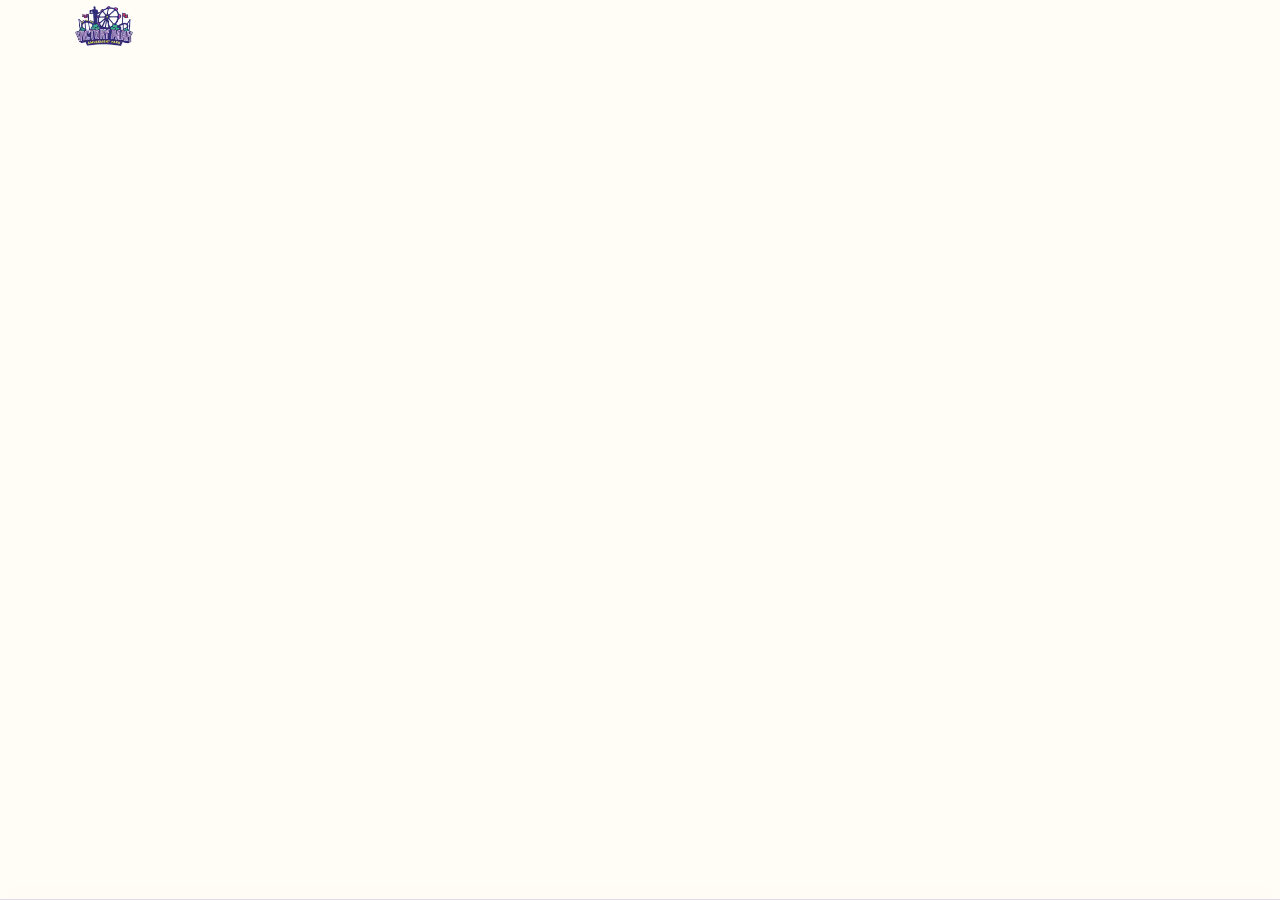
<file: index.html>
<!doctype html>
<html lang="ru">
<head>
<meta charset="utf-8"><meta http-equiv="Content-Security-Policy" content="default-src 'self'; script-src 'self'; script-src-attr 'none'; style-src 'self' 'unsafe-inline'; img-src 'self' data: blob:; font-src 'self' data:; connect-src 'self'; object-src 'none'; base-uri 'self'; form-action 'self'; frame-src 'none'; worker-src 'self'">
<meta name="viewport" content="width=device-width, initial-scale=1">
<meta name="robots" content="noindex">
<meta http-equiv="refresh" content="0; url=ru/">
<title>Victory Park — прототип сайта</title>
<link rel="canonical" href="ru/">
</head>
<body style="font-family: system-ui, sans-serif; padding: 24px">
<p>Victory Park, Ереван — прототип сайта. Если страница не открылась сама: <a href="ru/">Русский</a> · <a href="en/">English</a> · <a href="hy/">Հայերեն</a></p>
</body>
</html>
</file>
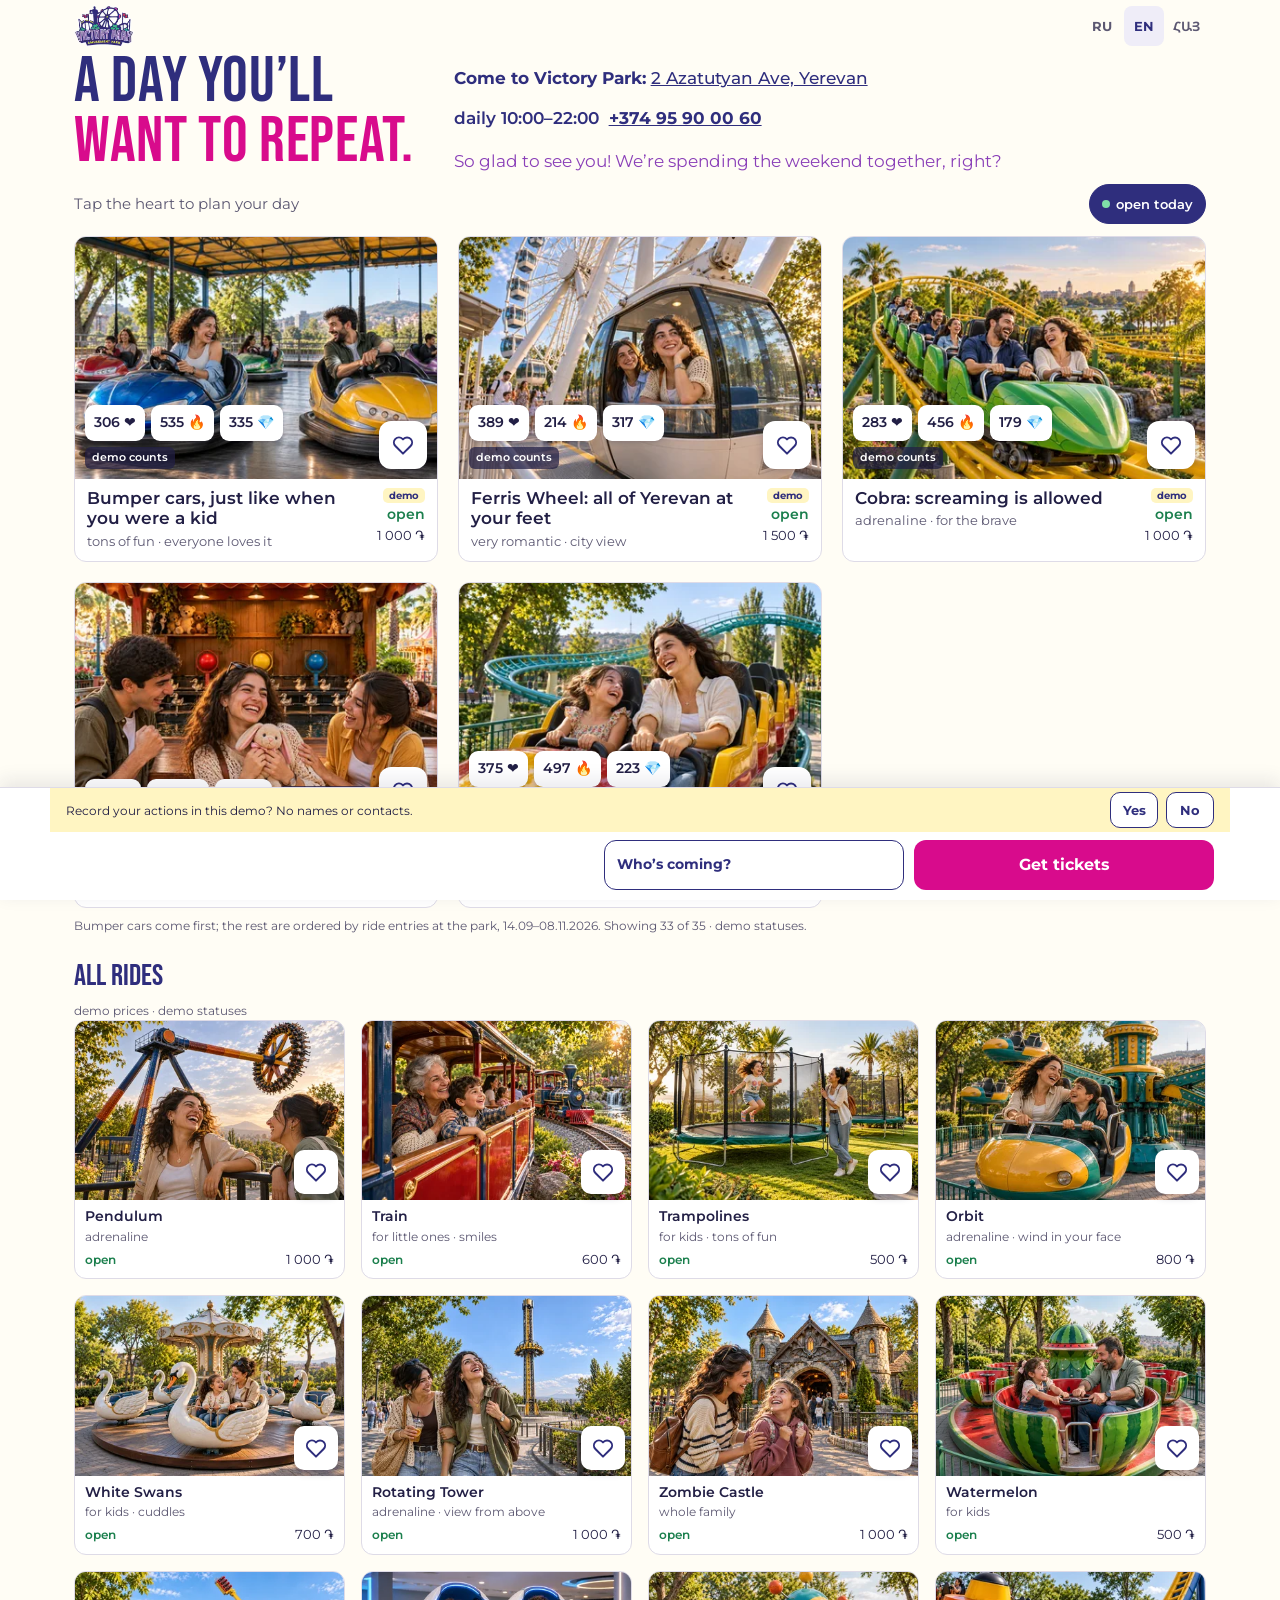
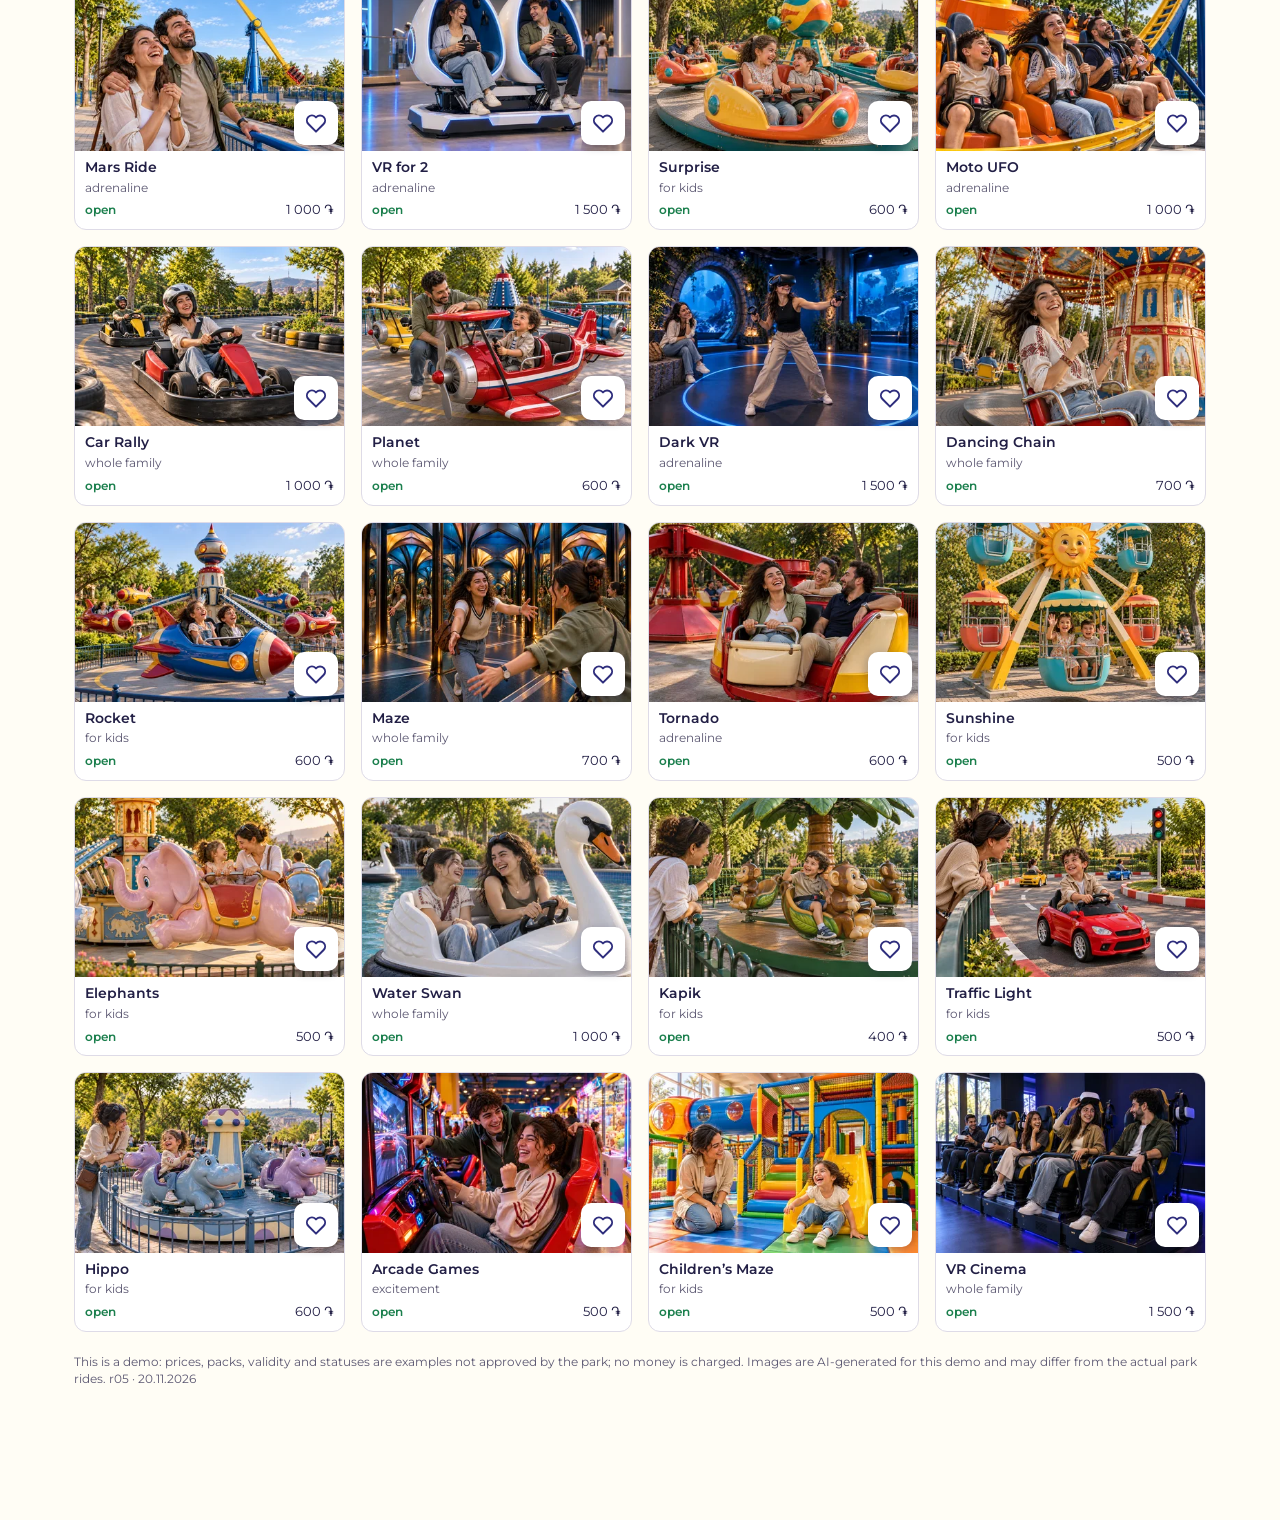
<file: en/index.html>
<!doctype html>
<html lang="en" data-lang="en">
<head>
<meta charset="utf-8"><meta http-equiv="Content-Security-Policy" content="default-src 'self'; script-src 'self'; script-src-attr 'none'; style-src 'self' 'unsafe-inline'; img-src 'self' data: blob:; font-src 'self' data:; connect-src 'self'; object-src 'none'; base-uri 'self'; form-action 'self'; frame-src 'none'; worker-src 'self'">
<meta name="viewport" content="width=device-width, initial-scale=1, viewport-fit=cover">
<title>Victory Park — a day you’ll want to repeat</title>
<meta name="description" content="Victory Park in Yerevan: tap hearts on rides, plan your day and get a ticket. Demo prototype.">
<meta name="robots" content="noindex">
<meta name="theme-color" content="#FFFDF5"><meta property="og:type" content="website"><meta property="og:site_name" content="Victory Park"><meta property="og:title" content="Victory Park — a day you’ll want to repeat"><meta property="og:description" content="Victory Park in Yerevan: tap hearts on rides, plan your day and get a ticket. Demo prototype."><meta property="og:url" content="https://konstantinpopov89.github.io/victory-park-scratch-demo/en/"><meta property="og:locale" content="en_US"><meta property="og:image" content="https://konstantinpopov89.github.io/victory-park-scratch-demo/assets/media/og-autodrom.jpg"><meta property="og:image:width" content="780"><meta property="og:image:height" content="520"><meta name="twitter:card" content="summary_large_image">
<link rel="icon" href="../assets/media/logo-160.webp">
<link rel="stylesheet" href="../assets/app.css?v=r05">
</head>
<body>
<a class="skip" href="#view">Skip to content</a>
<header class="top">
  <a class="logo" href="#/" aria-label="Victory Park"><img src="../assets/media/logo-160.webp" width="228" height="160" alt="Victory Park"></a>
  <a id="mine" class="mine" href="#/my" hidden></a>
  <nav id="langs" class="langs" aria-label="Language"></nav>
</header>
<main id="view" class="view" tabindex="-1"></main>
<div id="dock" class="dock"></div>
<div id="sheet" class="sheet" role="dialog" aria-modal="true" aria-labelledby="who-title" hidden><div class="sheet-bg"></div><div class="sheet-body"></div></div>
<noscript><p style="padding:16px">Please enable JavaScript to use this site.</p></noscript>
<script src="../assets/catalog.js?v=r05"></script>
<script src="../assets/i18n.js?v=r05"></script>
<script src="../assets/calc.js?v=r05"></script>
<script src="../assets/store.js?v=r05"></script>
<script src="../assets/qr.js?v=r05"></script>
<script src="../assets/app.js?v=r05"></script>
</body>
</html>
</file>
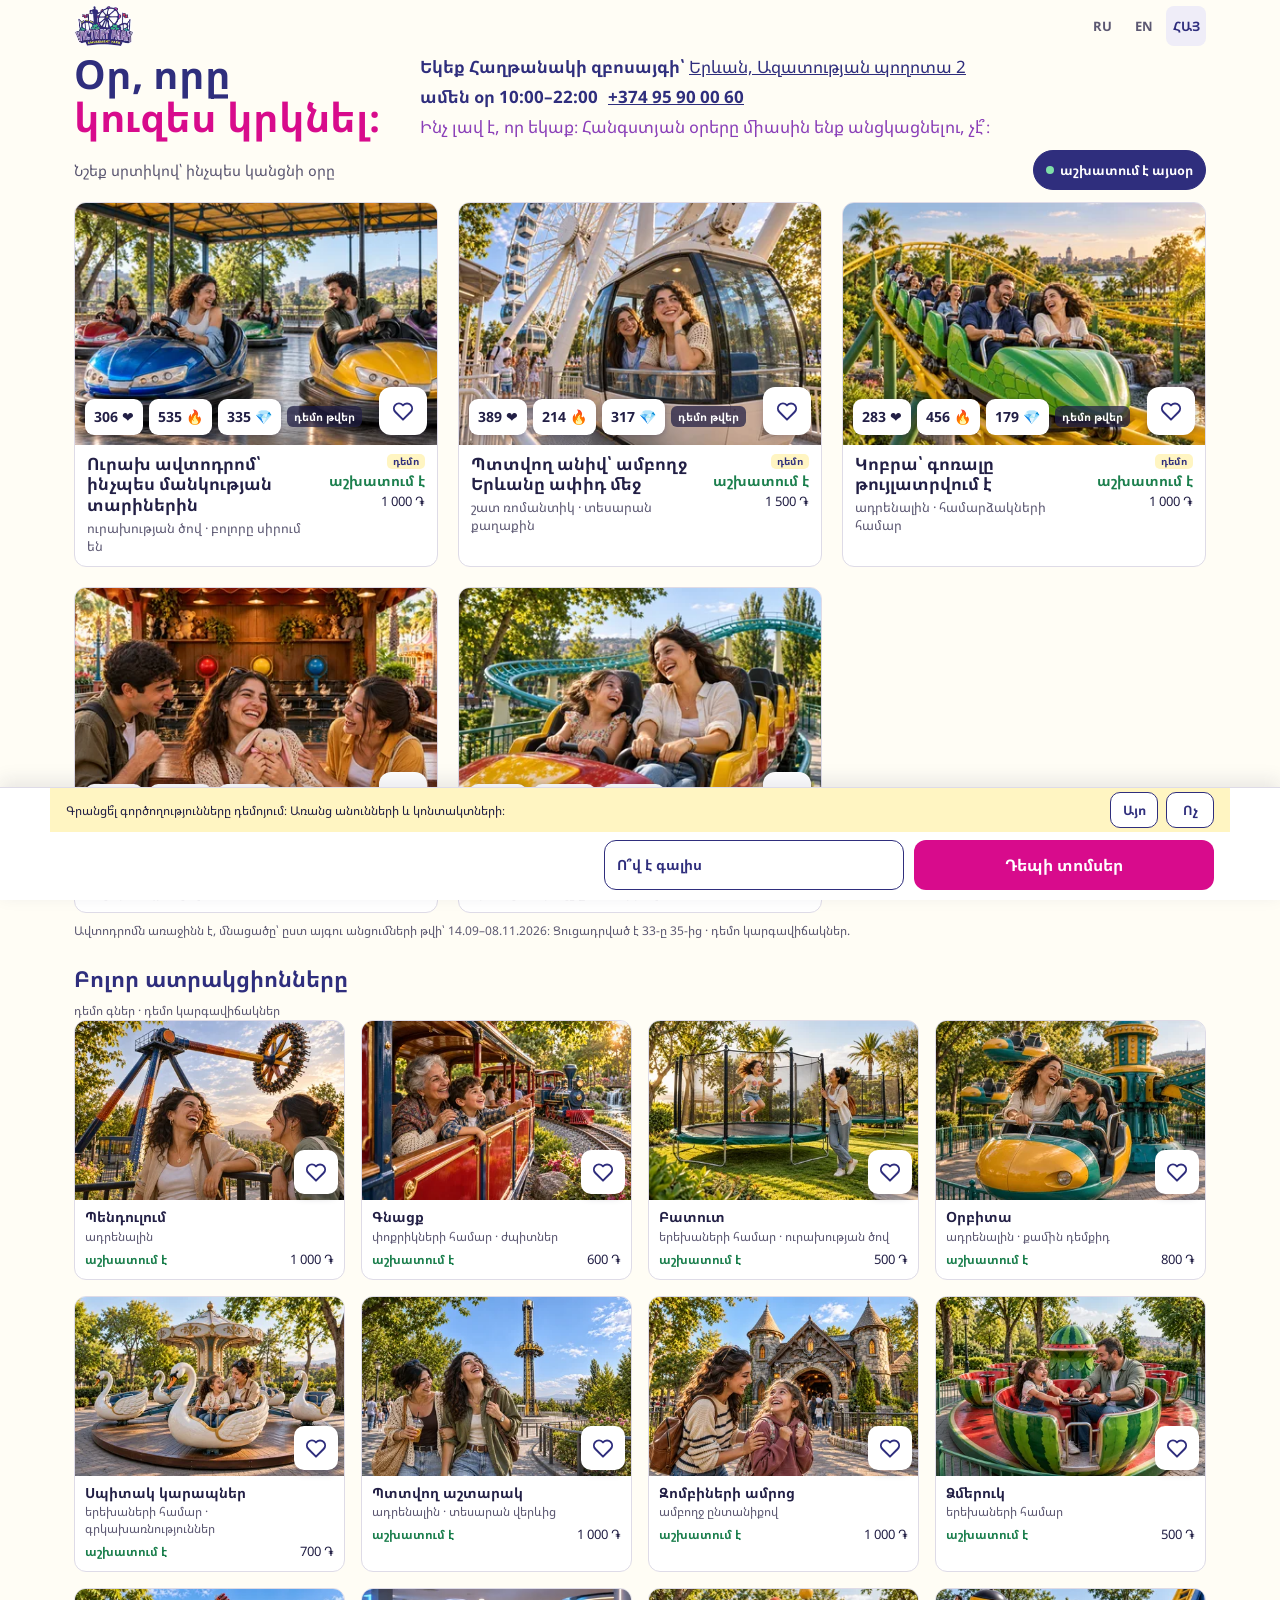
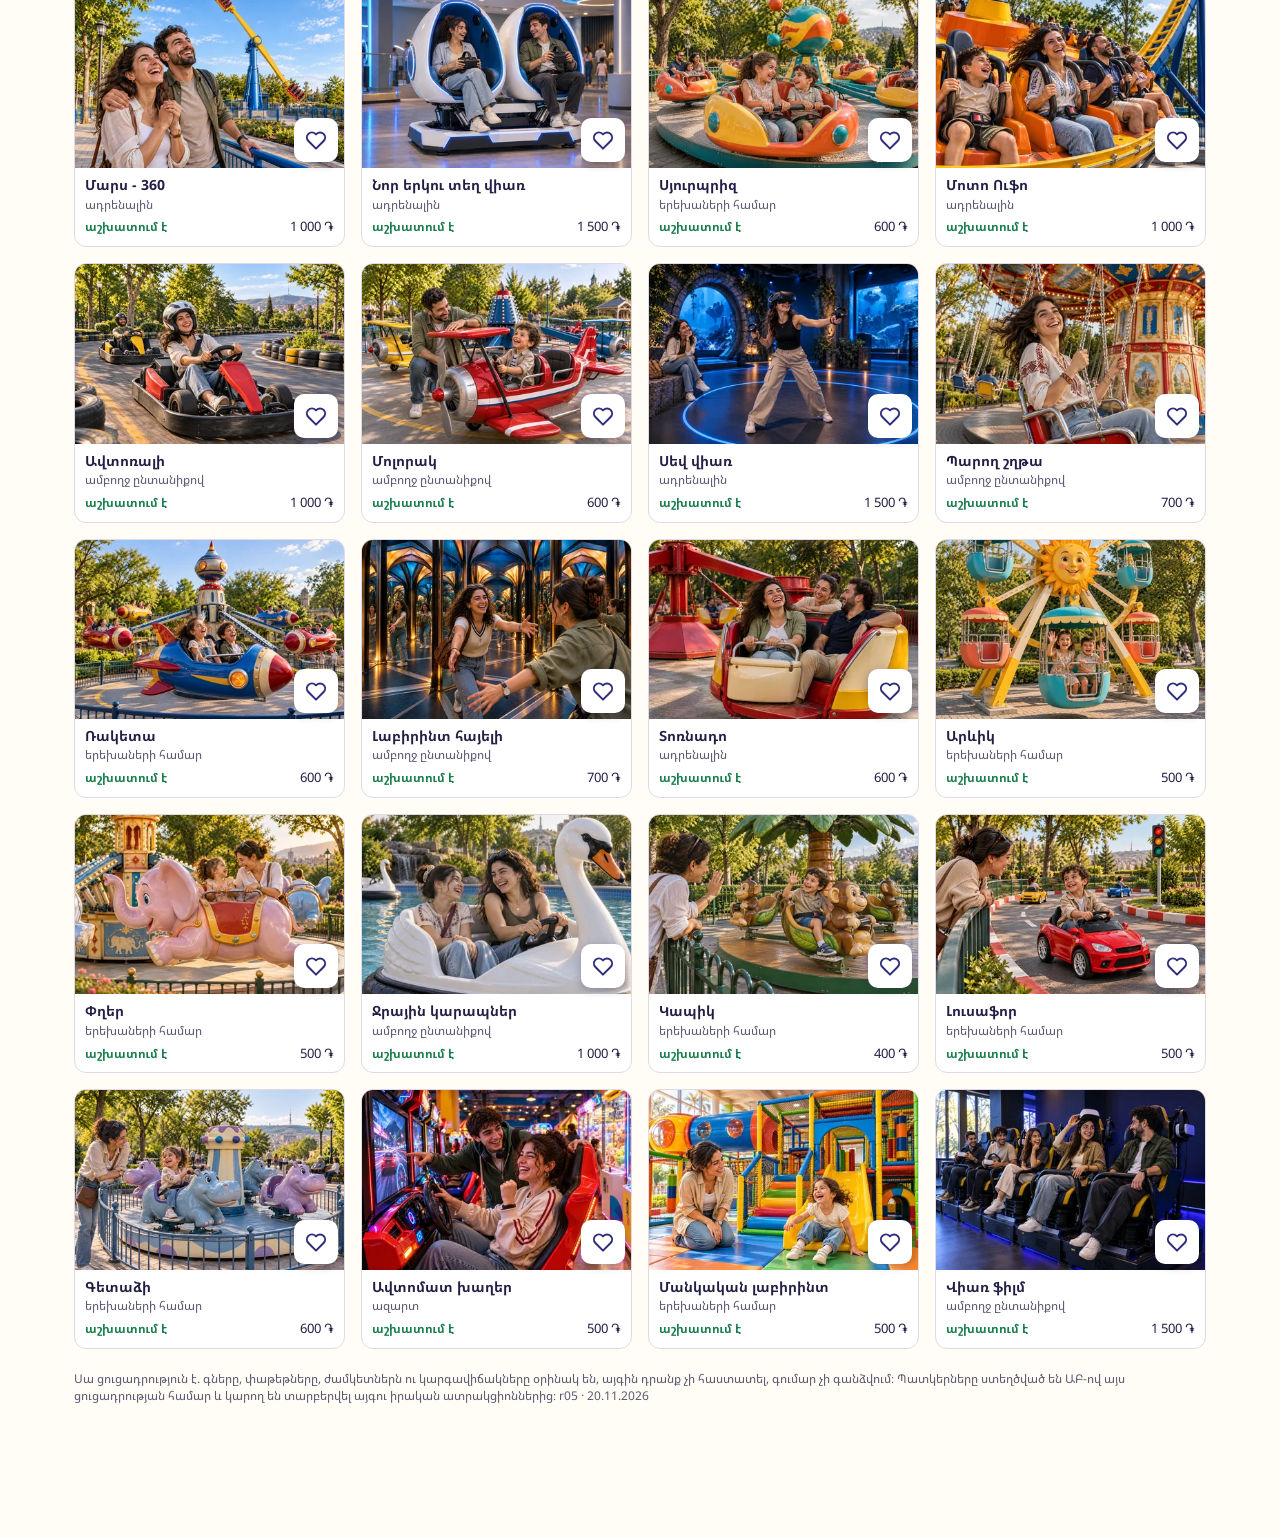
<file: hy/index.html>
<!doctype html>
<html lang="hy" data-lang="hy">
<head>
<meta charset="utf-8"><meta http-equiv="Content-Security-Policy" content="default-src 'self'; script-src 'self'; script-src-attr 'none'; style-src 'self' 'unsafe-inline'; img-src 'self' data: blob:; font-src 'self' data:; connect-src 'self'; object-src 'none'; base-uri 'self'; form-action 'self'; frame-src 'none'; worker-src 'self'">
<meta name="viewport" content="width=device-width, initial-scale=1, viewport-fit=cover">
<title>Victory Park — օր, որը կուզես կրկնել</title>
<meta name="description" content="Հաղթանակի զբոսայգի, Երևան․ նշեք ատրակցիոնները սրտիկով, կազմեք ձեր օրը և ստացեք տոմս։ Ցուցադրական նախատիպ։">
<meta name="robots" content="noindex">
<meta name="theme-color" content="#FFFDF5"><meta property="og:type" content="website"><meta property="og:site_name" content="Victory Park"><meta property="og:title" content="Victory Park — օր, որը կուզես կրկնել"><meta property="og:description" content="Հաղթանակի զբոսայգի, Երևան․ նշեք ատրակցիոնները սրտիկով, կազմեք ձեր օրը և ստացեք տոմս։ Ցուցադրական նախատիպ։"><meta property="og:url" content="https://konstantinpopov89.github.io/victory-park-scratch-demo/hy/"><meta property="og:locale" content="hy_AM"><meta property="og:image" content="https://konstantinpopov89.github.io/victory-park-scratch-demo/assets/media/og-autodrom.jpg"><meta property="og:image:width" content="780"><meta property="og:image:height" content="520"><meta name="twitter:card" content="summary_large_image">
<link rel="icon" href="../assets/media/logo-160.webp">
<link rel="stylesheet" href="../assets/app.css?v=r05">
</head>
<body>
<a class="skip" href="#view">Անցնել բովանդակությանը</a>
<header class="top">
  <a class="logo" href="#/" aria-label="Victory Park"><img src="../assets/media/logo-160.webp" width="228" height="160" alt="Victory Park"></a>
  <a id="mine" class="mine" href="#/my" hidden></a>
  <nav id="langs" class="langs" aria-label="Լեզու"></nav>
</header>
<main id="view" class="view" tabindex="-1"></main>
<div id="dock" class="dock"></div>
<div id="sheet" class="sheet" role="dialog" aria-modal="true" aria-labelledby="who-title" hidden><div class="sheet-bg"></div><div class="sheet-body"></div></div>
<noscript><p style="padding:16px">Կայքի աշխատանքի համար միացրեք JavaScript-ը։</p></noscript>
<script src="../assets/catalog.js?v=r05"></script>
<script src="../assets/i18n.js?v=r05"></script>
<script src="../assets/calc.js?v=r05"></script>
<script src="../assets/store.js?v=r05"></script>
<script src="../assets/qr.js?v=r05"></script>
<script src="../assets/app.js?v=r05"></script>
</body>
</html>
</file>
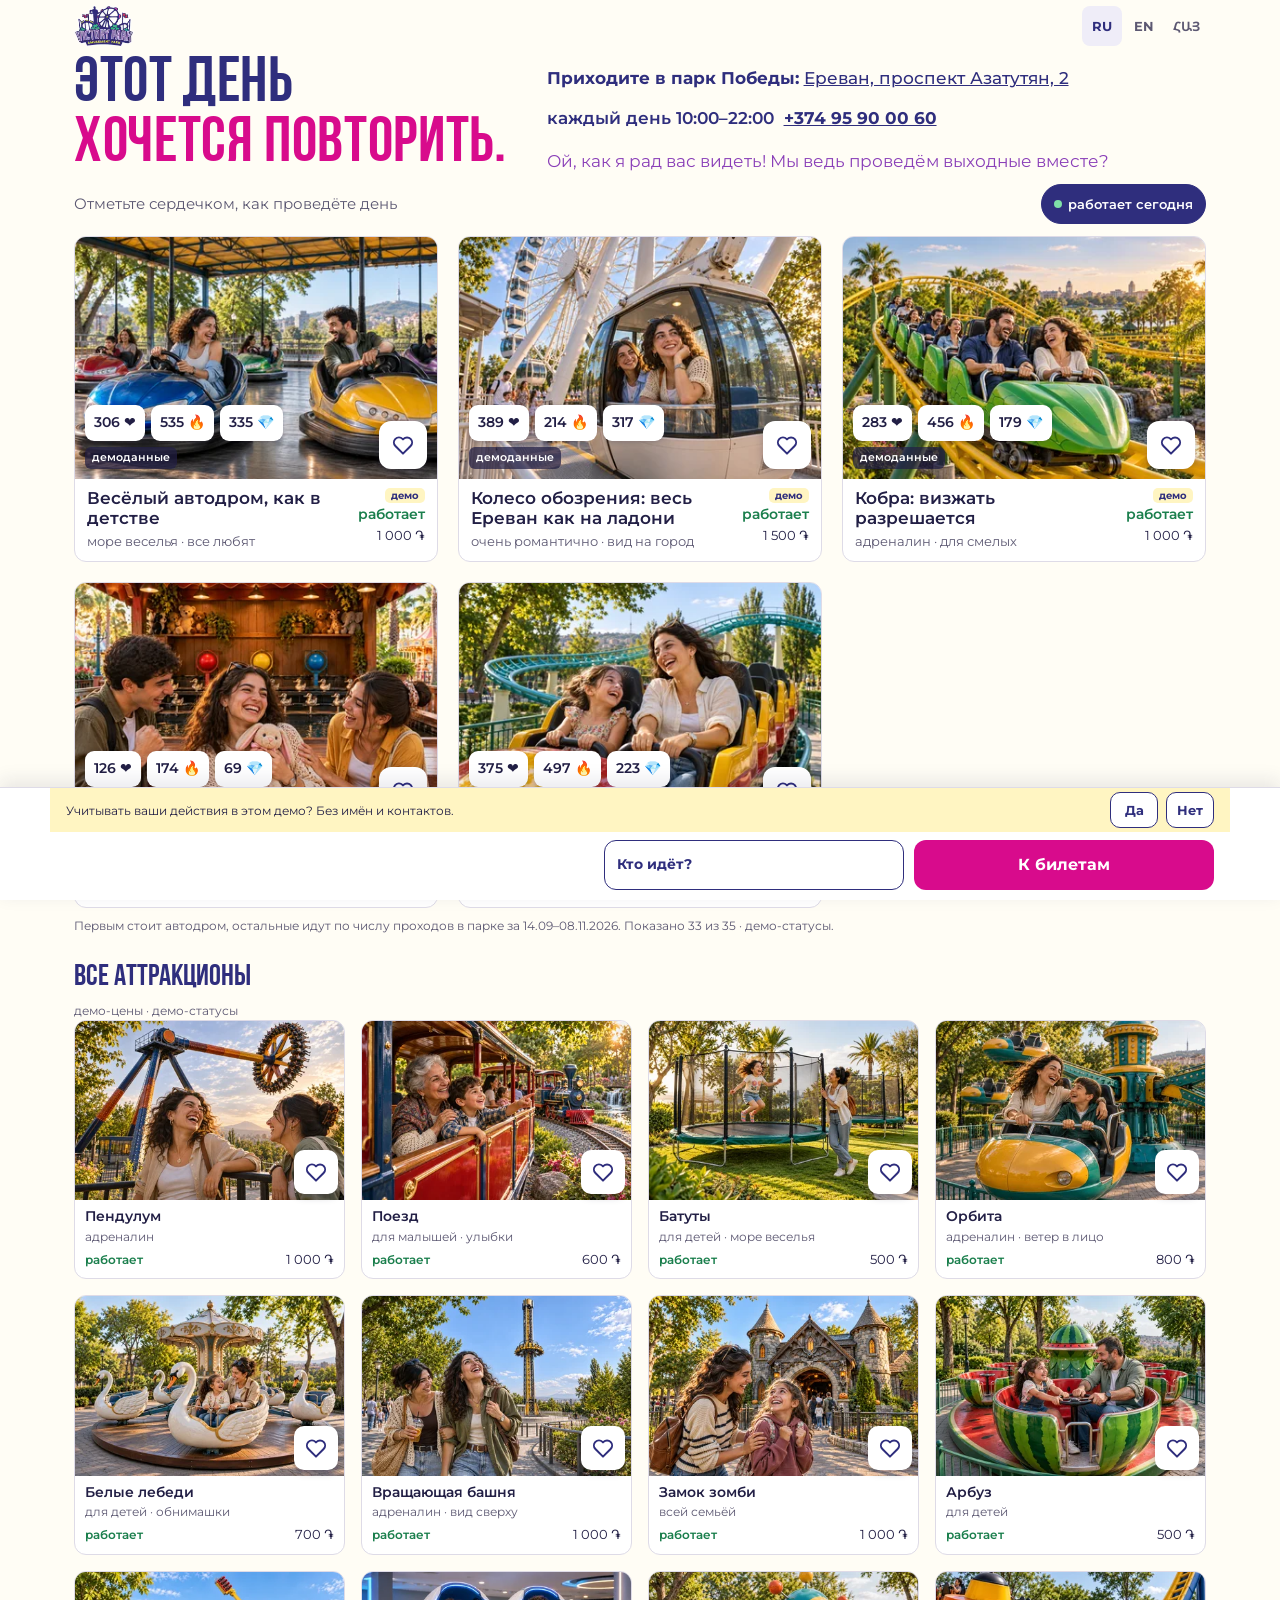
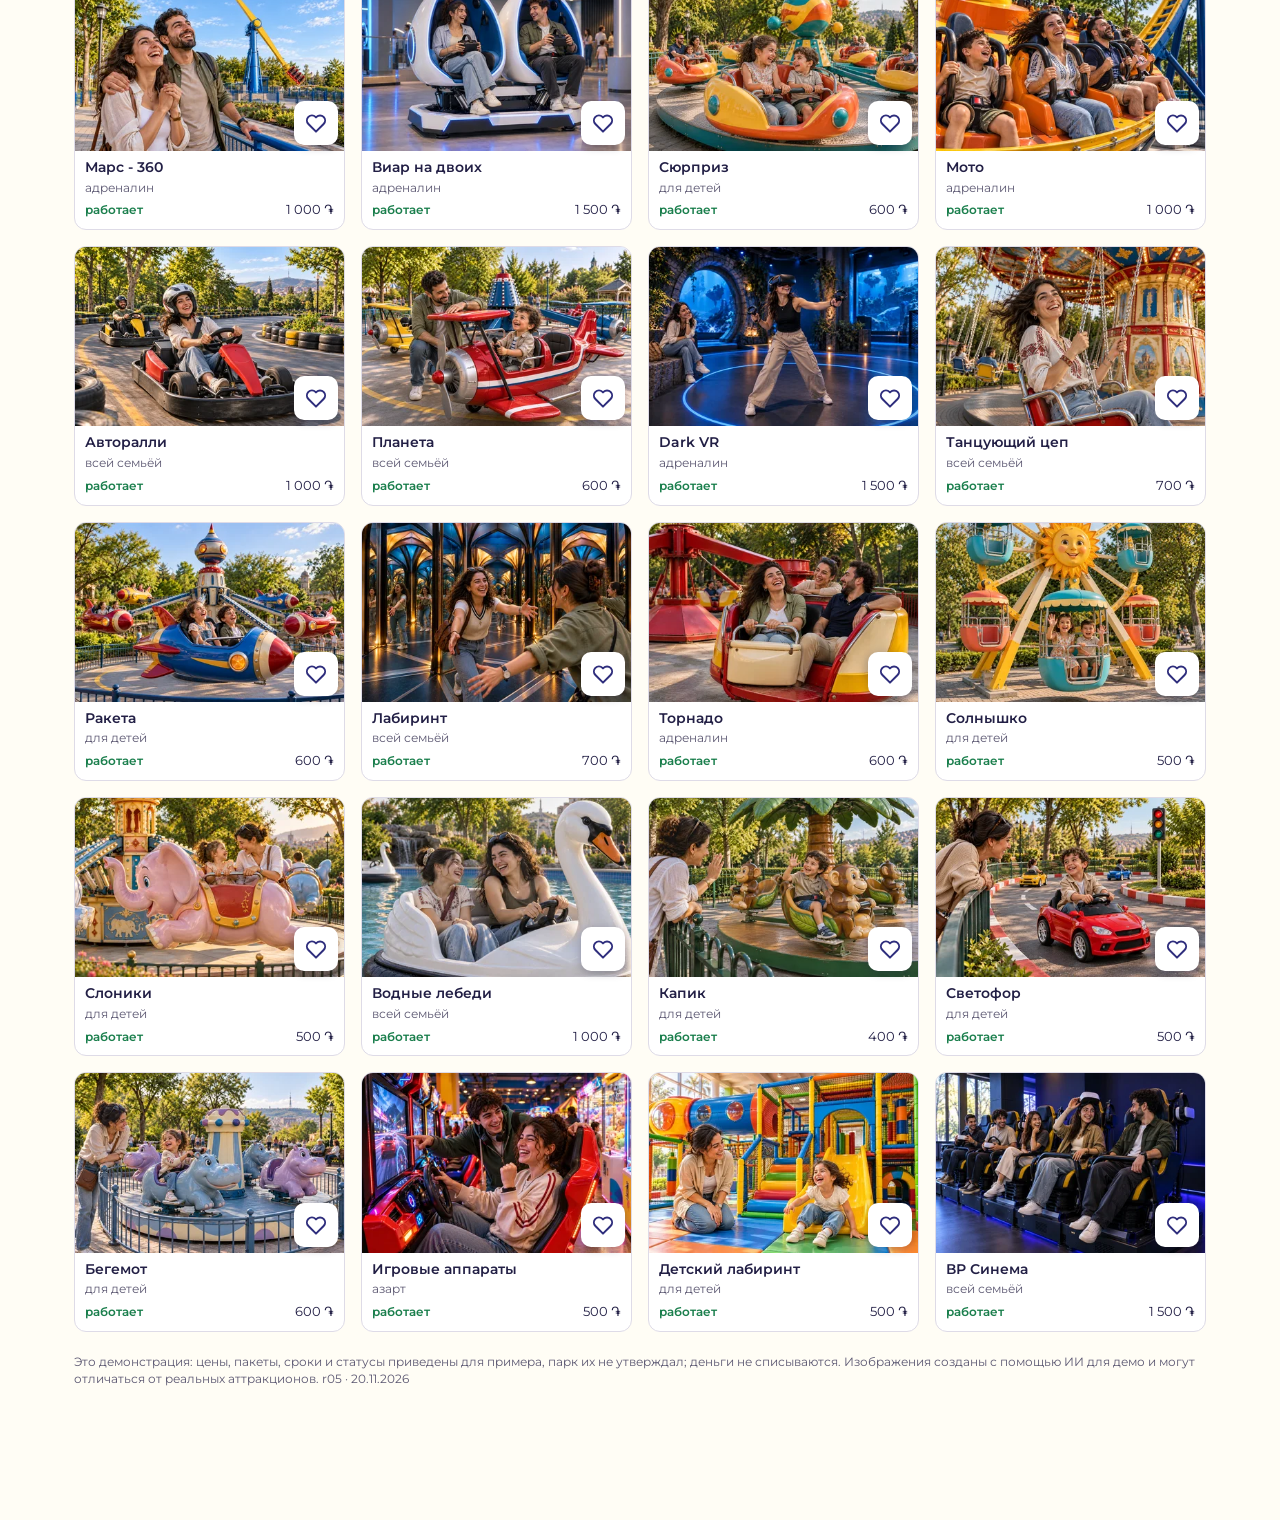
<file: ru/index.html>
<!doctype html>
<html lang="ru" data-lang="ru">
<head>
<meta charset="utf-8"><meta http-equiv="Content-Security-Policy" content="default-src 'self'; script-src 'self'; script-src-attr 'none'; style-src 'self' 'unsafe-inline'; img-src 'self' data: blob:; font-src 'self' data:; connect-src 'self'; object-src 'none'; base-uri 'self'; form-action 'self'; frame-src 'none'; worker-src 'self'">
<meta name="viewport" content="width=device-width, initial-scale=1, viewport-fit=cover">
<title>Victory Park — этот день хочется повторить</title>
<meta name="description" content="Парк Победы в Ереване: отметьте аттракционы сердечком, соберите свой день и получите билет. Демонстрационный прототип.">
<meta name="robots" content="noindex">
<meta name="theme-color" content="#FFFDF5"><meta property="og:type" content="website"><meta property="og:site_name" content="Victory Park"><meta property="og:title" content="Victory Park — этот день хочется повторить"><meta property="og:description" content="Парк Победы в Ереване: отметьте аттракционы сердечком, соберите свой день и получите билет. Демонстрационный прототип."><meta property="og:url" content="https://konstantinpopov89.github.io/victory-park-scratch-demo/ru/"><meta property="og:locale" content="ru_RU"><meta property="og:image" content="https://konstantinpopov89.github.io/victory-park-scratch-demo/assets/media/og-autodrom.jpg"><meta property="og:image:width" content="780"><meta property="og:image:height" content="520"><meta name="twitter:card" content="summary_large_image">
<link rel="icon" href="../assets/media/logo-160.webp">
<link rel="stylesheet" href="../assets/app.css?v=r05">
</head>
<body>
<a class="skip" href="#view">К содержанию</a>
<header class="top">
  <a class="logo" href="#/" aria-label="Victory Park"><img src="../assets/media/logo-160.webp" width="228" height="160" alt="Victory Park"></a>
  <a id="mine" class="mine" href="#/my" hidden></a>
  <nav id="langs" class="langs" aria-label="Язык"></nav>
</header>
<main id="view" class="view" tabindex="-1"></main>
<div id="dock" class="dock"></div>
<div id="sheet" class="sheet" role="dialog" aria-modal="true" aria-labelledby="who-title" hidden><div class="sheet-bg"></div><div class="sheet-body"></div></div>
<noscript><p style="padding:16px">Для работы сайта включите JavaScript.</p></noscript>
<script src="../assets/catalog.js?v=r05"></script>
<script src="../assets/i18n.js?v=r05"></script>
<script src="../assets/calc.js?v=r05"></script>
<script src="../assets/store.js?v=r05"></script>
<script src="../assets/qr.js?v=r05"></script>
<script src="../assets/app.js?v=r05"></script>
</body>
</html>
</file>
<file: assets/app.css>
/* Victory Park — прототип «с нуля по разбору Ильи». Цвета, шрифты и логотип — нынешних версий сайта. */
@font-face { font-family: "Bebas Neue"; src: url("fonts/bebas-latin.woff") format("woff"); font-display: swap; unicode-range: U+0000-024F, U+2000-206F; }
@font-face { font-family: "Bebas Neue"; src: url("fonts/bebas-cyrillic.ttf") format("truetype"); font-display: swap; unicode-range: U+0400-04FF; }
@font-face { font-family: Montserrat; src: url("fonts/montserrat-latin.woff") format("woff"); font-weight: 400 700; font-display: swap; unicode-range: U+0020-024F, U+2000-206F, U+2116, U+2190-2192, U+2212; }
@font-face { font-family: Montserrat; src: url("fonts/montserrat-cyrillic.woff") format("woff"); font-weight: 400 700; font-display: swap; unicode-range: U+0400-04FF; }
@font-face { font-family: "Noto Sans Armenian"; src: url("fonts/noto-armenian-400.woff") format("woff"); font-weight: 100 500; font-display: swap; }
@font-face { font-family: "Noto Sans Armenian"; src: url("fonts/noto-armenian-700.woff") format("woff"); font-weight: 600 900; font-display: swap; }

:root {
  --ink: #2F2E7D; --pink: #D80B8C; --yellow: #FFD400; --green: #1B7F4D; --paper: #FFFDF5;
  --card: #FFFFFF; --line: #DEDBE7; --muted: #5C5872; --warm: #FFF5C2; --tint: #FFF4FA; --violet: #8A3FB8;
  --text: #221F45; --dock: 76px; --r: 12px;
  --body: Montserrat, "Noto Sans Armenian", system-ui, -apple-system, "Segoe UI", sans-serif;
  --display: "Bebas Neue", "Noto Sans Armenian", Impact, sans-serif;
}
* { box-sizing: border-box; }
html { -webkit-text-size-adjust: 100%; }
body { margin: 0; background: var(--paper); color: var(--text); font: 400 16px/1.4 var(--body); }
html[data-lang="hy"] body { font-family: "Noto Sans Armenian", Montserrat, system-ui, sans-serif; }
img { display: block; max-width: 100%; }
a { color: var(--ink); }
button { font: inherit; color: inherit; cursor: pointer; }
h1, h2, h3, p, ul, ol, dl, dd { margin: 0; padding: 0; }
ul, ol { list-style: none; }
:focus-visible { outline: 3px solid var(--yellow); outline-offset: 2px; box-shadow: 0 0 0 5px var(--ink); border-radius: 6px; }
.skip { position: absolute; left: -999px; top: 0; background: var(--ink); color: #fff; padding: 10px 14px; z-index: 50; }
.skip:focus { left: 8px; top: 8px; }
.muted { color: var(--muted); } .small { font-size: 13px; }

/* верхняя плашка: логотип и язык, не выше 44 px */
.top { height: 44px; display: flex; align-items: center; justify-content: space-between; padding: 0 16px; max-width: 1180px; margin: 0 auto; }
.logo img { height: 36px; width: auto; }
.langs { display: flex; gap: 2px; }
.langs a { min-width: 40px; min-height: 40px; display: inline-flex; align-items: center; justify-content: center; padding: 0 6px; font-size: 13px; font-weight: 700; text-decoration: none; color: var(--muted); border-radius: 8px; }
.langs a[aria-current] { color: var(--ink); background: #EFEDF8; }
.mine { margin-left: auto; margin-right: 6px; min-height: 40px; display: inline-flex; align-items: center; padding: 0 10px; border: 1.5px solid var(--line); border-radius: 999px; background: #fff; font-size: 13px; font-weight: 700; color: var(--ink); text-decoration: none; white-space: nowrap; }
.mine[hidden] { display: none; }

.view { max-width: 1180px; margin: 0 auto; padding: 0 16px calc(var(--dock) + 20px); outline: none; }

/* первый экран */
.hero h1 { font: 400 42px/.94 var(--display); letter-spacing: .01em; text-transform: uppercase; color: var(--ink); margin: 2px 0 8px; }
.hero h1 span { display: block; } .hero h1 .pk { color: var(--pink); }
html[data-lang="hy"] .hero h1 { font: 700 29px/1.08 "Noto Sans Armenian", sans-serif; text-transform: none; letter-spacing: 0; }
.invite { font-size: 15px; font-weight: 700; color: var(--ink); line-height: 1.3; }
.invite a { font-weight: 500; display: inline-block; }
.hours { font-size: 15px; font-weight: 600; color: var(--ink); margin-top: 3px; display: flex; flex-wrap: wrap; column-gap: 10px; }
.hours a { font-weight: 700; white-space: nowrap; }
.warm { color: var(--violet); font-size: 15px; line-height: 1.3; margin: 8px 0 8px; }
.listbar { display: flex; align-items: center; justify-content: space-between; gap: 8px; margin: 0 0 8px; }
.listbar .hint { font-size: 13px; color: var(--muted); line-height: 1.25; }

.chip { display: inline-flex; align-items: center; gap: 6px; min-height: 40px; padding: 0 12px; border: 1.5px solid var(--line); border-radius: 999px; background: #fff; font-size: 13px; font-weight: 600; white-space: nowrap; color: var(--text); }
.chip i { width: 8px; height: 8px; border-radius: 50%; background: #B9B5C9; }
.chip.on { background: var(--ink); border-color: var(--ink); color: #fff; }
.chip.on i { background: #7FE0A8; }
.chip.lg { min-height: 48px; padding: 0 18px; font-size: 16px; }
.chip.sm { min-height: 40px; }

.cards.hits { display: grid; gap: 16px; }
.card { background: var(--card); border: 1px solid var(--line); border-radius: var(--r); overflow: hidden; }
.card .ph { position: relative; background: #E9E6F2; }
.card.big .ph { aspect-ratio: 10 / 9; }
.card.small .ph { aspect-ratio: 3 / 2; }
.card .ph img { width: 100%; height: 100%; object-fit: cover; }
.card.paused .ph img { filter: grayscale(.7) opacity(.75); }

.heart { position: absolute; right: 10px; bottom: 10px; width: 48px; height: 48px; display: grid; place-items: center; border: 0; border-radius: 12px; background: #fff; box-shadow: 0 2px 8px rgba(34, 31, 69, .28); padding: 0; }
.heart svg { fill: none; stroke: var(--ink); stroke-width: 2; stroke-linejoin: round; }
.heart.on svg { fill: var(--pink); stroke: var(--pink); }
.heart.pop svg { animation: pop .38s ease-out; }
.card.small .heart { width: 44px; height: 44px; right: 6px; bottom: 6px; border-radius: 10px; }
@keyframes pop { 0% { transform: scale(.6); } 55% { transform: scale(1.3); } 100% { transform: scale(1); } }

.reacts { position: absolute; left: 10px; bottom: 10px; right: 68px; display: flex; flex-wrap: wrap; align-items: center; gap: 6px; }
.react { min-height: 36px; padding: 0 9px; border: 0; border-radius: 9px; background: #fff; box-shadow: 0 1px 5px rgba(34, 31, 69, .25); font-size: 14px; display: inline-flex; align-items: center; gap: 4px; }
.react b { font-weight: 600; }
.react.on { background: var(--ink); color: #fff; }
.reacts .demo { font-size: 11px; font-weight: 600; color: #fff; background: rgba(34, 31, 69, .72); padding: 3px 7px; border-radius: 6px; }

.card.big .cap { display: flex; justify-content: space-between; gap: 10px; padding: 9px 12px 11px; }
.card.big h2 { font-size: 17px; line-height: 1.22; font-weight: 600; }
.tags { font-size: 13px; color: var(--muted); margin-top: 3px; }
.tags .fit { color: var(--pink); font-weight: 600; }
.capside { text-align: right; flex: none; display: flex; flex-direction: column; gap: 2px; }
.st { font-size: 14px; font-weight: 600; white-space: nowrap; }
.st.on { color: var(--green); } .st.off { color: var(--muted); }
.price { font-size: 13px; color: var(--text); white-space: nowrap; } .capside .dm { align-self: flex-end; font-size: 10px; font-weight: 700; line-height: 1.3; color: var(--ink); background: var(--warm); padding: 1px 6px; border-radius: 5px; white-space: nowrap; }
.basis { font-size: 12px; color: var(--muted); margin: 10px 0 0; }
/* переключатель первого хита: два варианта для сравнения, стоит ниже первого экрана */
.firstsw { display: flex; flex-wrap: wrap; align-items: center; gap: 6px; margin: 8px 0 0; font-size: 12px; color: var(--muted); }
.seg { min-height: 36px; padding: 0 12px; border: 1.5px solid var(--line); border-radius: 999px; background: #fff; font-size: 12px; font-weight: 600; color: var(--text); }
.seg.on { background: var(--ink); border-color: var(--ink); color: #fff; }
.sub { font: 400 30px/1 var(--display); text-transform: uppercase; color: var(--ink); margin: 26px 0 12px; }
html[data-lang="hy"] .sub, html[data-lang="hy"] h1.page { font: 700 22px/1.15 "Noto Sans Armenian", sans-serif; text-transform: none; }
.cards.grid { display: grid; grid-template-columns: 1fr 1fr; gap: 12px; }
.card.small .cap { padding: 8px 10px 10px; }
.card.small h3 { font-size: 14px; line-height: 1.25; font-weight: 600; }
.card.small .tags { font-size: 12px; }
.card.small .meta { display: flex; justify-content: space-between; align-items: baseline; gap: 6px; margin-top: 4px; flex-wrap: wrap; }
.card.small .st { font-size: 12px; }
.foot { font-size: 12px; color: var(--muted); margin: 22px 0 0; }

/* нижняя панель */
.dock { position: fixed; left: 0; right: 0; bottom: 0; z-index: 20; background: #fff; border-top: 1px solid var(--line); box-shadow: 0 -6px 18px rgba(34, 31, 69, .10); padding-bottom: env(safe-area-inset-bottom, 0px); }
.dock[hidden] { display: none; }
.dock > * { max-width: 1180px; margin-left: auto; margin-right: auto; }
/* плашка согласия и строка суммы — фиксированной высоты: под них заранее оставлено место (см. fitFirst в app.js) */
.consent { display: flex; align-items: center; gap: 8px; min-height: 44px; padding: 4px 16px; background: var(--warm); }
.consent p { flex: 1; font-size: 12px; line-height: 1.25; }
.consent button { min-width: 48px; min-height: 36px; padding: 0 10px; border: 1.5px solid var(--ink); border-radius: 10px; background: #fff; font-size: 13px; font-weight: 700; color: var(--ink); }
.sumline { display: flex; justify-content: space-between; align-items: center; gap: 10px; height: 40px; padding: 6px 16px 0; font-size: 13px; line-height: 1.2; }
.sumline .sl { min-width: 0; white-space: nowrap; overflow: hidden; text-overflow: ellipsis; } @media (max-width: 519px) { .sumline { height: 54px; } .sumline .sl { white-space: normal; } } /* до 519 px строка суммы в две строки: дата курса и «демо-цены» видны целиком */
.sumline b { font-size: 15px; }
.sumline small { display: block; font-size: 11.5px; color: var(--muted); overflow: hidden; text-overflow: ellipsis; }
.sumline a { flex: none; font-weight: 600; min-height: 34px; display: inline-flex; align-items: center; }
.bar { display: flex; gap: 10px; padding: 8px 16px 10px; }
.who { flex: 1 1 44%; min-width: 0; min-height: 50px; display: flex; flex-direction: column; justify-content: center; align-items: flex-start; padding: 4px 12px; border: 1.5px solid var(--ink); border-radius: var(--r); background: #fff; font-size: 14px; font-weight: 700; color: var(--ink); text-align: left; }
.who small { font-size: 11px; font-weight: 500; line-height: 1.2; color: var(--muted); max-width: 100%; overflow: hidden; display: -webkit-box; -webkit-box-orient: vertical; -webkit-line-clamp: 3; overflow-wrap: anywhere; }
.who::after { content: ""; }
.cta { flex: 1 1 56%; min-height: 50px; display: flex; flex-direction: column; align-items: center; justify-content: center; padding: 4px 12px; border-radius: var(--r); background: var(--pink); color: #fff; font-size: 16px; font-weight: 700; text-decoration: none; text-align: center; line-height: 1.15; }
.cta small { font-size: 12px; font-weight: 600; opacity: .95; }
button.cta { border: 0; font-family: inherit; }
.bar.solo .cta { flex: 1 1 100%; }

/* выбор компании: выезжает снизу, под большой палец */
.sheet { position: fixed; inset: 0; z-index: 30; }
.sheet[hidden] { display: none; }
.sheet-bg { position: absolute; inset: 0; background: rgba(34, 31, 69, .45); }
.sheet-body { position: absolute; left: 0; right: 0; bottom: 0; max-width: 560px; margin: 0 auto; max-height: 82vh; overflow: auto; background: #fff; border-radius: 18px 18px 0 0; padding: 18px 16px calc(16px + env(safe-area-inset-bottom, 0px)); display: grid; gap: 12px; }
.sheet-body h2 { font-size: 20px; font-weight: 700; color: var(--ink); }
.whochips { display: flex; flex-wrap: wrap; gap: 8px; }
.stepper { display: flex; align-items: center; gap: 10px; font-size: 15px; }
.stepper span { flex: 1; }
.stepper button { width: 44px; height: 44px; border: 1.5px solid var(--ink); border-radius: 12px; background: #fff; font-size: 22px; line-height: 1; color: var(--ink); }
.stepper button[disabled] { opacity: .35; cursor: default; }
.stepper output { min-width: 24px; text-align: center; font-weight: 700; font-size: 18px; }
body.sheet-open { overflow: hidden; }

.btn { display: inline-flex; align-items: center; justify-content: center; min-height: 50px; padding: 0 22px; border: 0; border-radius: var(--r); background: var(--pink); color: #fff; font-size: 16px; font-weight: 700; text-decoration: none; }
.btn.ghost { background: #fff; color: var(--ink); border: 1.5px solid var(--ink); }
.link { background: none; border: 0; padding: 0 4px; min-height: 40px; color: var(--ink); font-weight: 700; text-decoration: underline; }

/* внутренние экраны */
.back { display: inline-flex; align-items: center; gap: 6px; min-height: 44px; font-size: 15px; font-weight: 600; text-decoration: none; }
h1.page { font: 400 36px/1 var(--display); text-transform: uppercase; color: var(--ink); margin: 2px 0 12px; }
.undo { background: var(--warm); border-radius: 10px; padding: 6px 12px; font-size: 14px; margin-bottom: 8px; }
.empty { font-size: 16px; margin: 12px 0 16px; }
.dayitem { display: grid; grid-template-columns: 92px 1fr 44px; gap: 12px; padding: 12px 0; border-bottom: 1px solid var(--line); align-items: start; }
.dayitem img { width: 92px; height: 62px; object-fit: cover; border-radius: 8px; }
.dayitem h2 { font-size: 16px; font-weight: 600; line-height: 1.25; }
.dayitem .meta { font-size: 13px; color: var(--muted); margin: 2px 0 8px; }
.dayitem .pnote { font-size: 13px; color: var(--muted); }
.riders { display: flex; flex-wrap: wrap; gap: 6px; align-items: center; }
.x { width: 44px; height: 44px; border: 0; background: none; font-size: 26px; line-height: 1; color: var(--muted); border-radius: 10px; }
.offers { margin-top: 18px; }
.offers > h2 { font-size: 18px; font-weight: 700; color: var(--ink); margin-bottom: 8px; }
.offer { border: 1.5px solid var(--line); border-radius: var(--r); padding: 12px; margin-bottom: 10px; background: #fff; }
.offer.on { border-color: var(--pink); background: var(--tint); }
.offer header { display: flex; justify-content: space-between; align-items: baseline; gap: 10px; }
.offer h3 { font-size: 16px; font-weight: 700; }
.offer .sum { font-size: 18px; white-space: nowrap; }
.offer .alt { font-size: 12px; color: var(--muted); }
.lines { margin: 8px 0 6px; display: grid; gap: 4px; }
.lines li { display: flex; justify-content: space-between; gap: 12px; font-size: 14px; }
.lines b { font-weight: 600; white-space: nowrap; }
.save { font-size: 14px; font-weight: 600; color: var(--green); }
.save.flat { color: var(--muted); font-weight: 500; }
.spare { font-size: 13px; color: var(--muted); }
.pick { margin-top: 8px; min-height: 44px; padding: 0 16px; border: 1.5px solid var(--ink); border-radius: 10px; background: #fff; font-weight: 700; font-size: 14px; color: var(--ink); }
.pick[aria-pressed="true"] { background: var(--ink); color: #fff; }
.units { font-size: 13px; color: var(--muted); margin: 8px 0; }
.totalrow { display: flex; align-items: baseline; flex-wrap: wrap; gap: 4px 10px; margin: 10px 0 4px; }
.totalrow span { font-size: 15px; font-weight: 600; }
.totalrow b { font-size: 24px; color: var(--ink); }
.totalrow small { font-size: 13px; color: var(--muted); }
.rate, .for { font-size: 13px; color: var(--muted); margin-top: 2px; }
.for span { font-weight: 600; }
.terms { border: 1.5px solid var(--line); border-radius: var(--r); background: #fff; margin: 12px 0; }
.terms summary { list-style: none; cursor: pointer; padding: 10px 40px 10px 12px; position: relative; min-height: 48px; }
.terms summary::-webkit-details-marker { display: none; }
.terms summary::after { content: ""; position: absolute; right: 14px; top: 50%; width: 16px; height: 16px; margin-top: -8px; background: url("data:image/svg+xml,%3Csvg xmlns='http://www.w3.org/2000/svg' viewBox='0 0 16 16'%3E%3Cpath d='M3 6l5 5 5-5' fill='none' stroke='%232F2E7D' stroke-width='2' stroke-linecap='round' stroke-linejoin='round'/%3E%3C/svg%3E") center / contain no-repeat; }
.terms[open] summary::after { transform: rotate(180deg); }
.terms summary span { display: block; font-weight: 700; font-size: 15px; color: var(--ink); }
.terms summary small { display: block; font-size: 12px; color: var(--muted); }
.terms dl { padding: 0 12px; }
.terms dt { font-size: 13px; font-weight: 700; margin-top: 6px; }
.terms dd { font-size: 14px; }
.terms .demoline { font-size: 13px; background: var(--warm); margin: 10px 12px 12px; padding: 8px 10px; border-radius: 8px; }
.go { display: flex; flex-wrap: wrap; gap: 10px; margin: 14px 0 6px; }
.packs { display: grid; grid-template-columns: 1fr 1fr; gap: 10px; margin: 10px 0; }
.pack { text-align: left; display: grid; gap: 2px; padding: 12px; border: 1.5px solid var(--line); border-radius: var(--r); background: #fff; min-height: 76px; }
.pack.on { border-color: var(--pink); background: var(--tint); }
.pack span { font-weight: 700; font-size: 15px; } .pack b { font-size: 16px; color: var(--ink); } .pack small { font-size: 12px; color: var(--muted); }

/* оплата: четыре исхода выглядят по-разному */
.orderno { font-size: 13px; color: var(--muted); margin: -6px 0 10px; }
.note { background: var(--warm); border-radius: 10px; padding: 8px 12px; font-size: 14px; margin: 0 0 10px; }
.note.warn { background: #FDECEC; color: #8C1D18; }
.demoline.solo { font-size: 13px; background: var(--warm); padding: 8px 10px; border-radius: 8px; margin: 0 0 4px; }
.btn.wide { width: 100%; }
.btn.sm { min-height: 44px; padding: 0 14px; font-size: 14px; flex: none; }
button[disabled] { opacity: .45; cursor: default; }
.result { display: grid; grid-template-columns: 36px 1fr; gap: 12px; align-items: start; padding: 12px; border: 1.5px solid; border-radius: var(--r); margin: 0 0 4px; }
.result svg { width: 36px; height: 36px; }
.result h2 { font-size: 18px; font-weight: 700; line-height: 1.2; }
.result p { font-size: 14px; margin-top: 3px; }
.r-cancel { background: #F3F2F7; border-color: #9A96AD; }
.r-fail { background: #FDECEC; border-color: #B3261E; } .r-fail h2 { color: #8C1D18; }
.r-unknown { background: var(--warm); border-color: #8A6A00; } .r-unknown h2 { color: #5E4800; }
.busy { display: flex; gap: 10px; align-items: center; padding: 12px; background: #EFEDF8; border-radius: var(--r); font-size: 14px; font-weight: 600; color: var(--ink); }
.spin { width: 20px; height: 20px; flex: none; border: 3px solid #C9C5E3; border-top-color: var(--ink); border-radius: 50%; animation: spin .8s linear infinite; }
@keyframes spin { to { transform: rotate(360deg); } }
.outcomes { display: flex; flex-wrap: wrap; gap: 8px; margin: 14px 0 0; padding: 8px 12px 12px; border: 1.5px dashed var(--line); border-radius: var(--r); min-width: 0; }
.outcomes legend { font-size: 12px; color: var(--muted); padding: 0 6px; }
.outcomes button { min-height: 44px; padding: 0 14px; border: 1.5px solid var(--ink); border-radius: 10px; background: #fff; font-size: 14px; font-weight: 600; color: var(--ink); }

/* билет */
.ticket { display: grid; gap: 8px; padding: 14px; border: 2px solid var(--ink); border-radius: 16px; background: #fff; }
.tdemo { background: var(--yellow); color: var(--text); font-size: 14px; font-weight: 700; text-align: center; padding: 8px 10px; border-radius: 8px; }
.qr { width: min(240px, 72%); margin: 2px auto; }
.qr svg { display: block; width: 100%; height: auto; }
.tcode { text-align: center; font-size: 14px; }
.tcode b { font-size: 18px; letter-spacing: .08em; color: var(--ink); white-space: nowrap; }
.ticket .orderno { margin: 0; text-align: center; }
.valid { font-size: 13px; color: var(--muted); }
.keep { margin-top: 10px; }
.mylist li { display: flex; justify-content: space-between; align-items: center; gap: 12px; padding: 12px 0; border-bottom: 1px solid var(--line); }
.mylist b { font-size: 15px; }
.mylist .meta { font-size: 13px; color: var(--muted); margin-top: 2px; }
.tag { display: inline-block; margin-left: 6px; padding: 2px 8px; border-radius: 999px; background: #EFEDF8; color: var(--ink); font-size: 12px; font-weight: 700; white-space: nowrap; }
.tag.t-paid { background: #DDF3E6; color: #145C38; }
.tag.t-failed { background: #FDECEC; color: #8C1D18; }
.tag.t-unknown, .tag.t-processing { background: var(--warm); color: #5E4800; }
.logwrap { overflow-x: auto; margin-top: 10px; }
.logtable { width: 100%; border-collapse: collapse; font-size: 12px; }
.logtable th, .logtable td { text-align: left; padding: 4px 6px; border-bottom: 1px solid var(--line); vertical-align: top; }

/* узкий телефон */
@media (max-width: 359px) {
  .hero h1 { font-size: 36px; } .view, .top { padding-left: 12px; padding-right: 12px; }
  .bar, .consent, .sumline { padding-left: 12px; padding-right: 12px; }
  .consent p { font-size: 11px; } .who small { -webkit-line-clamp: 4; }
  .sumline { height: auto; min-height: 54px; padding-bottom: 2px; } .sumline .sl { white-space: normal; }
  .reacts .demo { display: block; }
  .dayitem { grid-template-columns: 72px 1fr 44px; } .dayitem img { width: 72px; height: 48px; }
}
/* широкий экран */
@media (min-width: 900px) {
  .top { height: 52px; padding: 0 24px; } .logo img { height: 42px; }
  .view { padding-left: 24px; padding-right: 24px; }
  .hero { display: grid; grid-template-columns: auto 1fr; column-gap: 40px; align-items: end; margin-bottom: 4px; }
  .hero h1 { font-size: 64px; grid-row: 1 / span 3; margin: 0; }
  html[data-lang="hy"] .hero h1 { font-size: 40px; }
  .invite, .hours { font-size: 17px; } .warm { font-size: 17px; margin: 4px 0 0; }
  .listbar { margin: 12px 0; } .listbar .hint { font-size: 15px; }
  .cards.hits { grid-template-columns: repeat(3, 1fr); gap: 20px; }
  .card.big .ph { aspect-ratio: 3 / 2; }
  .cards.grid { grid-template-columns: repeat(4, 1fr); gap: 16px; }
  .v-day, .v-order, .v-tickets, .v-pay, .v-ticket, .v-my, .v-log { max-width: 760px; }
  .bar { justify-content: flex-end; } .who, .cta { flex: 0 0 300px; }
  .packs { grid-template-columns: repeat(3, 1fr); }
}
@media (prefers-reduced-motion: reduce) { * { animation: none !important; transition: none !important; scroll-behavior: auto !important; } }
</file>
